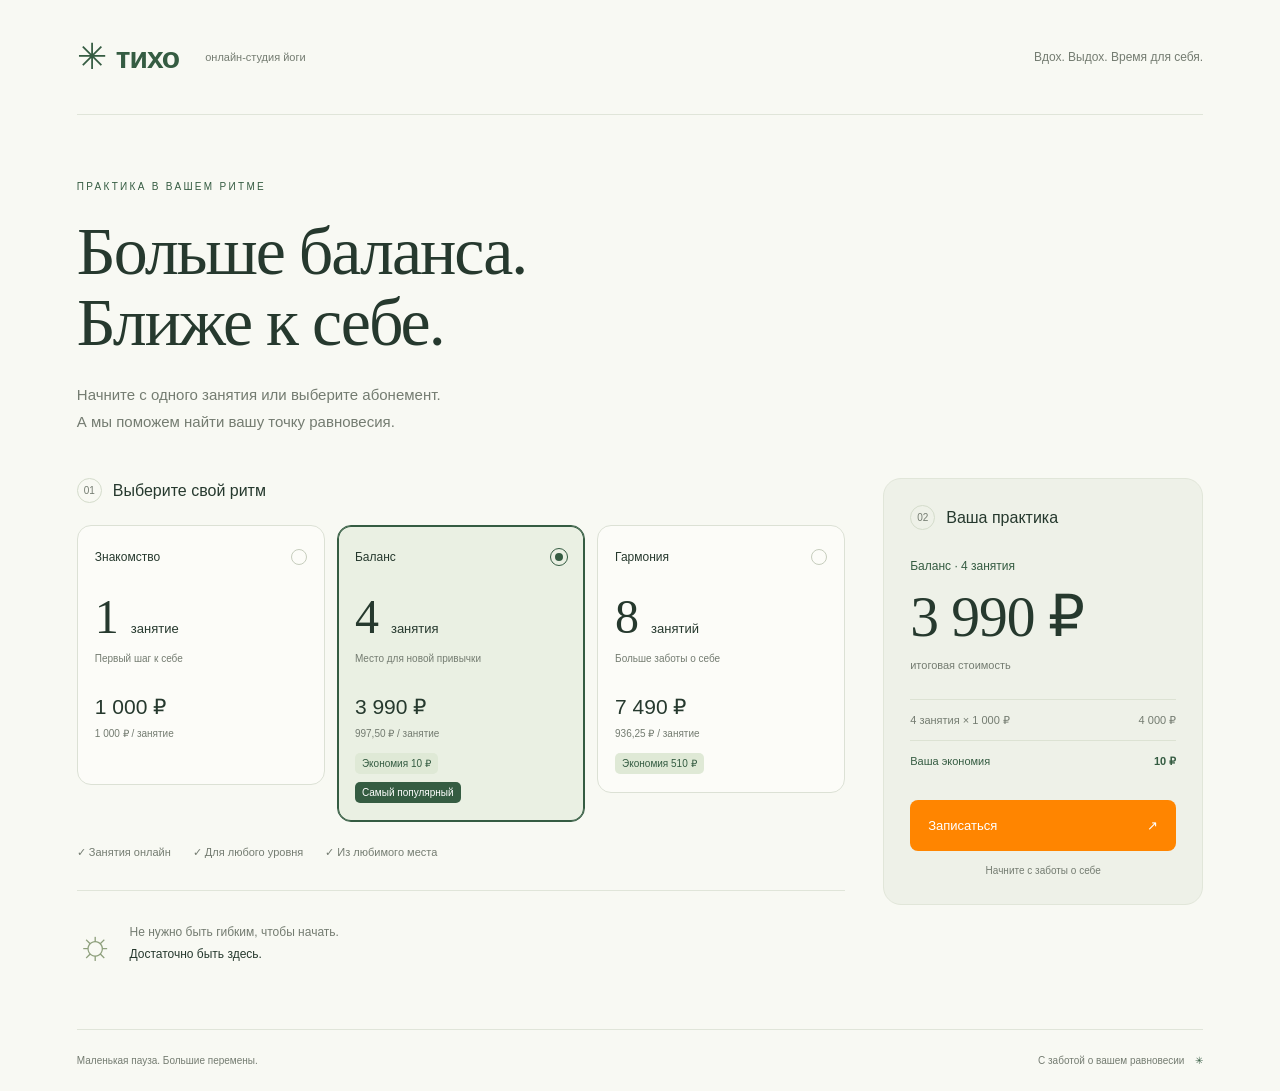
<file: index.html>
<!doctype html>
<html lang="ru">
<head>
  <meta charset="UTF-8">
  <meta name="viewport" content="width=device-width, initial-scale=1">
  <meta name="description" content="Выберите свой ритм практики в онлайн-студии йоги Тихо. Рассчитайте стоимость занятий и экономию по абонементу.">
  <title>Тихо — стоимость занятий йогой</title>
  <link rel="stylesheet" href="style.css">
  <script src="script.js" defer></script>
</head>
<body style="margin:0">
<!-- Калькулятор: все элементы и стили ограничены контейнером .yoga-cost. -->
<section class="yoga-cost" aria-label="Калькулятор стоимости занятий йогой">
  <header class="yc-header"><a class="yc-brand" href="#yoga-plans" aria-label="Тихо — онлайн-студия йоги"><span class="yc-mark" aria-hidden="true">✳</span> тихо<span class="yc-brand-note">онлайн-студия йоги</span></a><span class="yc-header-note">Вдох. Выдох. Время для себя.</span></header>
  <main class="yc-main">
    <div class="yc-intro"><span class="yc-eyebrow">ПРАКТИКА В ВАШЕМ РИТМЕ</span><h1 class="yc-title">Больше баланса.<br>Ближе к себе.</h1><p class="yc-lead">Начните с одного занятия или выберите абонемент.<br>А мы поможем найти вашу точку равновесия.</p></div>
    <div class="yc-layout" id="yoga-plans">
      <div class="yc-options">
        <div class="yc-step"><span class="yc-step-number">01</span><h2 class="yc-heading">Выберите свой ритм</h2></div>
        <!-- Нативные радиокнопки поддерживают Tab, стрелки и пробел. -->
        <fieldset class="yc-fieldset"><legend class="yc-sr">Количество занятий</legend>
          <label class="yc-plan"><input type="radio" name="yoga-plan" value="1"><span class="yc-plan-body"><span class="yc-plan-top"><span class="yc-plan-name">Знакомство</span><span class="yc-radio" aria-hidden="true"></span></span><span class="yc-count">1 <span>занятие</span></span><span class="yc-plan-desc">Первый шаг к себе</span><span class="yc-plan-price">1 000 ₽</span><span class="yc-unit">1 000 ₽ / занятие</span></span></label>
          <label class="yc-plan"><input type="radio" name="yoga-plan" value="4" checked><span class="yc-plan-body"><span class="yc-plan-top"><span class="yc-plan-name">Баланс</span><span class="yc-radio" aria-hidden="true"></span></span><span class="yc-count">4 <span>занятия</span></span><span class="yc-plan-desc">Место для новой привычки</span><span class="yc-plan-price">3 990 ₽</span><span class="yc-unit">997,50 ₽ / занятие</span><span class="yc-saving-tag">Экономия 10 ₽</span><span class="yc-popular-tag">Самый популярный</span></span></label>
          <label class="yc-plan"><input type="radio" name="yoga-plan" value="8"><span class="yc-plan-body"><span class="yc-plan-top"><span class="yc-plan-name">Гармония</span><span class="yc-radio" aria-hidden="true"></span></span><span class="yc-count">8 <span>занятий</span></span><span class="yc-plan-desc">Больше заботы о себе</span><span class="yc-plan-price">7 490 ₽</span><span class="yc-unit">936,25 ₽ / занятие</span><span class="yc-saving-tag">Экономия 510 ₽</span></span></label>
        </fieldset>
        <div class="yc-benefits"><span>✓ Занятия онлайн</span><span>✓ Для любого уровня</span><span>✓ Из любимого места</span></div>
        <div class="yc-note"><span class="yc-note-symbol" aria-hidden="true">☼</span><p>Не нужно быть гибким, чтобы начать.<br><strong>Достаточно быть здесь.</strong></p></div>
      </div>
      <!-- Итог обновляется автоматически и объявляется экранным диктором. -->
      <aside class="yc-summary" aria-label="Ваш выбор"><div class="yc-step"><span class="yc-step-number">02</span><h2 class="yc-heading">Ваша практика</h2></div><div class="yc-live" aria-live="polite" aria-atomic="true"><p class="yc-selected" data-selected>Баланс · 4 занятия</p><div class="yc-total" data-total>3 990 ₽</div><p class="yc-total-caption">итоговая стоимость</p><div class="yc-breakdown"><span data-breakdown>4 занятия × 1 000 ₽</span><span data-base>4 000 ₽</span></div><div class="yc-discount" data-discount-row><span>Ваша экономия</span><strong data-discount>10 ₽</strong></div></div><button class="yc-submit" type="button">Записаться <span aria-hidden="true">↗</span></button><p class="yc-submit-note">Начните с заботы о себе</p><p class="yc-message" role="status" hidden></p></aside>
    </div>
    <noscript><p class="yc-nojs">Включите JavaScript, чтобы переключать тарифы и записаться.</p></noscript>
  </main>
  <footer class="yc-footer"><span>Маленькая пауза. Большие перемены.</span><span>С заботой о вашем равновесии <span aria-hidden="true">✳</span></span></footer>
</section>
</body>
</html>
</file>
<file: style.css>
/* Изолированные стили: не затрагивают другие блоки, в том числе в Tilda. */
.yoga-cost, .yoga-cost * { box-sizing: border-box; }
.yoga-cost { --yc-green:#355c42; --yc-ink:#26392e; --yc-muted:#747c71; margin:0; background:#f8f9f3; color:var(--yc-ink); font-family:Arial,Helvetica,sans-serif; font-size:16px; line-height:1.5; padding:0 clamp(20px,6vw,96px); min-height:100vh; }
.yoga-cost .yc-header { display:flex; justify-content:space-between; align-items:center; padding:30px 0; border-bottom:1px solid #e0e5d9; gap:20px; }
.yoga-cost .yc-brand { display:flex; align-items:center; flex-wrap:wrap; gap:10px; color:var(--yc-green); text-decoration:none; font-size:30px; font-weight:600; letter-spacing:-1px; }
.yoga-cost .yc-mark { font-size:36px; font-weight:400; }
.yoga-cost .yc-brand-note { font-size:11px; letter-spacing:0; font-weight:400; margin-left:16px; color:var(--yc-muted); }
.yoga-cost .yc-header-note { color:var(--yc-muted); font-size:12px; }
.yoga-cost .yc-main { max-width:1200px; margin:auto; padding:58px 0 55px; }
.yoga-cost .yc-intro { margin-bottom:43px; }
.yoga-cost .yc-eyebrow { font-size:10px; letter-spacing:2.3px; color:var(--yc-green); }
.yoga-cost .yc-title { font-family:Georgia,'Times New Roman',serif; font-size:clamp(42px,5.3vw,72px); font-weight:400; line-height:1.05; letter-spacing:-2px; margin:19px 0 23px; }
.yoga-cost .yc-lead { font-size:15px; line-height:1.8; color:var(--yc-muted); margin:0; }
.yoga-cost .yc-layout { display:grid; grid-template-columns:minmax(0,1fr) 320px; gap:38px; align-items:start; }
.yoga-cost .yc-step { display:flex; align-items:center; gap:11px; margin-bottom:22px; }
.yoga-cost .yc-step-number { font-size:10px; color:var(--yc-muted); border:1px solid #d4dccb; border-radius:50%; width:25px; height:25px; display:grid; place-items:center; }
.yoga-cost .yc-heading { font-size:16px; font-weight:500; margin:0; }
.yoga-cost .yc-fieldset { display:grid; grid-template-columns:repeat(3,minmax(0,1fr)); gap:12px; padding:0; margin:0; border:0; min-width:0; }
.yoga-cost .yc-plan { position:relative; display:block; cursor:pointer; min-width:0; }
.yoga-cost .yc-plan input, .yoga-cost .yc-sr { position:absolute; width:1px; height:1px; padding:0; margin:-1px; overflow:hidden; clip-path:inset(50%); white-space:nowrap; border:0; }
.yoga-cost .yc-plan-body { display:flex; flex-direction:column; min-height:260px; border:1px solid #dce1d5; border-radius:14px; padding:22px 17px 18px; background:#fcfcf8; transition:background .25s,border-color .25s,box-shadow .25s,transform .25s; }
.yoga-cost .yc-plan:hover .yc-plan-body { border-color:#7f9c7d; transform:translateY(-3px); }
.yoga-cost .yc-plan input:checked + .yc-plan-body { border-color:var(--yc-green); background:#eaf0e3; box-shadow:inset 0 0 0 1px var(--yc-green); }
.yoga-cost .yc-plan input:focus-visible + .yc-plan-body { outline:3px solid #87a47c; outline-offset:4px; }
.yoga-cost .yc-plan-top { display:flex; justify-content:space-between; align-items:center; gap:5px; }
.yoga-cost .yc-plan-name { font-size:12px; }
.yoga-cost .yc-radio { width:16px; height:16px; border:1px solid #c6cdbd; border-radius:50%; flex-shrink:0; }
.yoga-cost .yc-plan input:checked + .yc-plan-body .yc-radio { background:var(--yc-green); border:4px solid #eaf0e3; outline:1px solid var(--yc-green); }
.yoga-cost .yc-count { font-family:Georgia,serif; font-size:48px; line-height:1.2; margin-top:22px; white-space:nowrap; }
.yoga-cost .yc-count span { font-family:Arial,sans-serif; font-size:13px; }
.yoga-cost .yc-plan-desc { font-size:10px; color:var(--yc-muted); margin-top:5px; }
.yoga-cost .yc-plan-price { font-size:21px; margin-top:25px; }
.yoga-cost .yc-unit { font-size:10px; color:var(--yc-muted); margin-top:3px; }
.yoga-cost .yc-saving-tag { align-self:flex-start; color:var(--yc-green); font-size:10px; background:#dfe9d6; padding:3px 7px; border-radius:5px; margin-top:12px; }
.yoga-cost .yc-popular-tag { align-self:flex-start; font-size:10px; color:white; background:var(--yc-green); padding:3px 7px; border-radius:5px; margin-top:8px; }
.yoga-cost .yc-benefits { display:flex; flex-wrap:wrap; gap:12px 22px; font-size:11px; color:var(--yc-muted); margin-top:22px; }
.yoga-cost .yc-note { display:flex; gap:16px; align-items:center; border-top:1px solid #e0e5d9; margin-top:30px; padding-top:23px; }
.yoga-cost .yc-note-symbol { font-size:40px; color:#8d9f7b; }
.yoga-cost .yc-note p { font-size:12px; color:var(--yc-muted); margin:0; line-height:1.8; }
.yoga-cost .yc-note strong { font-weight:400; color:var(--yc-ink); }
.yoga-cost .yc-summary { background:#eef1e8; padding:26px; border-radius:18px; border:1px solid #e1e6d9; }
.yoga-cost .yc-selected { font-size:12px; margin:27px 0 7px; color:var(--yc-green); }
.yoga-cost .yc-total { font-family:Georgia,serif; font-size:57.5px; line-height:1.2; letter-spacing:-1px; font-variant-numeric:tabular-nums; }
.yoga-cost .yc-total-caption { color:var(--yc-muted); font-size:11px; margin:6px 0 25px; }
.yoga-cost .yc-breakdown, .yoga-cost .yc-discount { display:flex; justify-content:space-between; gap:10px; font-size:11px; padding:12px 0; border-top:1px solid #dce2d3; }
.yoga-cost .yc-breakdown { color:var(--yc-muted); }
.yoga-cost .yc-discount { color:var(--yc-green); }
.yoga-cost .yc-submit { display:flex; justify-content:space-between; width:100%; margin-top:18px; border:0; border-radius:8px; padding:16px 18px; background:#FF8500; color:white; font:inherit; font-size:13px; cursor:pointer; transition:background .2s,transform .2s; }
.yoga-cost .yc-submit:hover { background:#FF8500; transform:translateY(-2px); }
.yoga-cost .yc-submit:focus-visible, .yoga-cost .yc-brand:focus-visible { outline:3px solid #87a47c; outline-offset:4px; }
.yoga-cost .yc-submit-note { text-align:center; font-size:10px; color:var(--yc-muted); margin:12px 0 0; }
.yoga-cost .yc-message { margin:16px 0 0; font-size:12px; line-height:1.7; }
.yoga-cost [hidden] { display:none !important; }
.yoga-cost .yc-footer { border-top:1px solid #e0e5d9; padding:23px 0; display:flex; justify-content:space-between; gap:15px; font-size:10px; color:var(--yc-muted); }
.yoga-cost .yc-footer span span { margin-left:8px; color:var(--yc-green); }
/* Адаптивная компоновка и уважение системной настройки анимации. */
@media (max-width:1000px) { .yoga-cost .yc-layout { grid-template-columns:minmax(0,1fr) 280px; gap:20px; } .yoga-cost .yc-plan-body { padding:18px 12px; } }
@media (max-width:800px) { .yoga-cost .yc-layout { grid-template-columns:1fr; gap:28px; } .yoga-cost .yc-summary { max-width:none; } .yoga-cost .yc-header-note { display:none; } .yoga-cost .yc-main { padding-top:38px; } }
@media (max-width:480px) { .yoga-cost .yc-brand-note { margin-left:5px; font-size:10px; } .yoga-cost .yc-fieldset { grid-template-columns:1fr; gap:12px; } .yoga-cost .yc-plan-body { min-height:0; padding:20px; } .yoga-cost .yc-count { margin-top:10px; font-size:38px; } .yoga-cost .yc-plan-price { margin-top:15px; } .yoga-cost .yc-footer { flex-direction:column; gap:6px; } .yoga-cost .yc-lead br { display:none; } }
@media (prefers-reduced-motion:reduce) { .yoga-cost .yc-plan-body, .yoga-cost .yc-submit { transition:none; } }

/* Штатная форма Tilda: все правила ограничены согласованным блоком. */
#rec5252905801 {
  background-color: #f8f9f3;
  color: #26392e;
  font-family: Arial, Helvetica, sans-serif;
}
#rec5252905801 #form5252905801 {
  box-sizing: border-box;
  width: 100%;
  max-width: 100%;
  margin: 0;
  padding: clamp(20px, 4vw, 32px);
  border: 1px solid #e1e6d9;
  border-radius: 18px;
  background: #eef1e8;
  font-family: Arial, Helvetica, sans-serif;
  color: #26392e;
}
#rec5252905801 .t-form__inputsbox {
  display: block;
  width: 100%;
  min-width: 0;
}
#rec5252905801 .t-input-group {
  box-sizing: border-box;
  float: none;
  margin-left: 0;
  margin-right: 0;
  width: 100%;
  min-width: 0;
  margin-bottom: 22px;
}
#rec5252905801 .t-input-title {
  display: block;
  margin-bottom: 8px;
  color: #26392e;
  font-family: Arial, Helvetica, sans-serif;
  font-size: 14px;
  font-weight: 400;
  line-height: 1.5;
}
/* Только эти две рамки и цвета имеют inline-значения в предоставленном HTML. */
#rec5252905801 .t-input-group_nm .t-input,
#rec5252905801 .t-input-phonemask__wrap {
  box-sizing: border-box;
  width: 100%;
  max-width: 100%;
  min-height: 54px;
  border: 1px solid #b6c3ae !important;
  border-radius: 8px;
  background-color: #fcfcf8;
  color: #26392e !important;
  font-family: Arial, Helvetica, sans-serif;
  font-size: 16px;
  line-height: 1.5;
}
#rec5252905801 .t-input-group_nm .t-input {
  height: auto;
  padding: 14px 16px;
}
/* Приоритет только для телефона: перекрываем inline-рамку и сохраняем геометрию маски Tilda. */
#rec5252905801 #form5252905801 .t-input-phonemask__wrap {
  border: 1px solid #b6c3ae !important;
  border-radius: 8px !important;
  overflow: visible;
}
#rec5252905801 .t-input-phonemask__wrap .t-input-phonemask {
  box-sizing: border-box;
  width: 100%;
  min-width: 0;
  max-width: 100%;
  border: 0 !important;
  border-radius: 8px;
  background: transparent;
  box-shadow: none;
  color: #26392e;
  font-family: Arial, Helvetica, sans-serif;
  font-size: 16px;
  line-height: 1.5;
}
#rec5252905801 .t-input-phonemask__select {
  color: #26392e;
  font-family: Arial, Helvetica, sans-serif;
  font-size: 16px;
}
#rec5252905801 .t-input-group_nm .t-input::placeholder,
#rec5252905801 .t-input-phonemask__wrap .t-input-phonemask::placeholder {
  color: #626d5f;
  opacity: 1;
}
#rec5252905801 .t-input-group_nm .t-input:focus-visible,
#rec5252905801 .t-input-phonemask__wrap:focus-within {
  outline: 3px solid #355c42;
  outline-offset: 3px;
}
/* Внутренний фокус телефона обозначен общей рамкой :focus-within выше. */
#rec5252905801 .t-input-phonemask__wrap .t-input-phonemask:focus {
  outline: none;
}
/* Родной checkbox и его механизм переключения остаются без изменений. */
#rec5252905801 .t-checkbox__control {
  align-items: flex-start;
  color: #465440;
  font-family: Arial, Helvetica, sans-serif;
  font-size: 13px;
  line-height: 1.65;
  overflow-wrap: anywhere;
  cursor: pointer;
}
#rec5252905801 .t-checkbox__indicator {
  box-sizing: border-box;
  flex-shrink: 0;
  width: 20px;
  height: 20px;
  margin-top: 1px;
  margin-right: 10px;
  border: 1px solid #355c42;
  border-radius: 4px;
  background-color: #fcfcf8;
  opacity: 1;
}
#rec5252905801 .t-checkbox__indicator::after {
  border-color: #355c42;
}
#rec5252905801 .t-checkbox__control:focus-within .t-checkbox__indicator {
  outline: 3px solid #355c42;
  outline-offset: 3px;
}
/* Более точный селектор перекрывает встроенный CSS кнопки без !important. */
#rec5252905801 #form5252905801 .t-btnflex.t-btnflex_type_submit {
  box-sizing: border-box;
  width: 100%;
  max-width: 100%;
  min-height: 52px;
  height: auto;
  padding: 16px 18px;
  border-radius: 8px;
  background-color: #FF8500;
  color: #ffffff;
  font-family: Arial, Helvetica, sans-serif;
  font-size: 16px;
  font-weight: 400;
  line-height: 1.5;
  white-space: normal;
  cursor: pointer;
}
#rec5252905801 #form5252905801 .t-btnflex_type_submit .t-btnflex__text {
  font: inherit;
  color: inherit;
  overflow-wrap: anywhere;
}
#rec5252905801 #form5252905801 .t-btnflex.t-btnflex_type_submit:hover {
  background-color: #FF8500;
  color: #ffffff;
}
#rec5252905801 #form5252905801 .t-btnflex.t-btnflex_type_submit:focus-visible {
  outline: 3px solid #355c42;
  outline-offset: 4px;
}
#rec5252905801 .t-form__submit {
  width: 100%;
  max-width: 100%;
  margin-top: 8px;
  margin-bottom: 0;
}
/* Меняем оформление ошибок, но не display/visibility: ими управляет Tilda. */
#rec5252905801 .t-input-error {
  margin-top: 6px;
  color: #a12622;
  font-family: Arial, Helvetica, sans-serif;
  font-size: 13px;
  line-height: 1.5;
  overflow-wrap: anywhere;
}
#rec5252905801 .t-form__errorbox-wrapper {
  box-sizing: border-box;
  max-width: 100%;
  padding: 16px;
  border: 1px solid #dbb9b0;
  border-radius: 8px;
  background: #fff3ee;
  color: #a12622;
  overflow-wrap: anywhere;
}
#rec5252905801 .t-form__errorbox-text {
  margin: 0;
  color: #a12622;
  font-family: Arial, Helvetica, sans-serif;
  font-size: 13px;
  line-height: 1.6;
}
#rec5252905801 .t-form__errorbox-link {
  color: #9B2424 !important;
}
#rec5252905801 .t-form__errorbox-wrapper:focus-visible {
  outline: 3px solid #a12622;
  outline-offset: 3px;
}
@media (max-width: 480px) {
  #rec5252905801 #form5252905801 {
    padding: 20px 16px;
  }
  #rec5252905801 .t-input-group {
    margin-bottom: 18px;
  }
}
</file>
